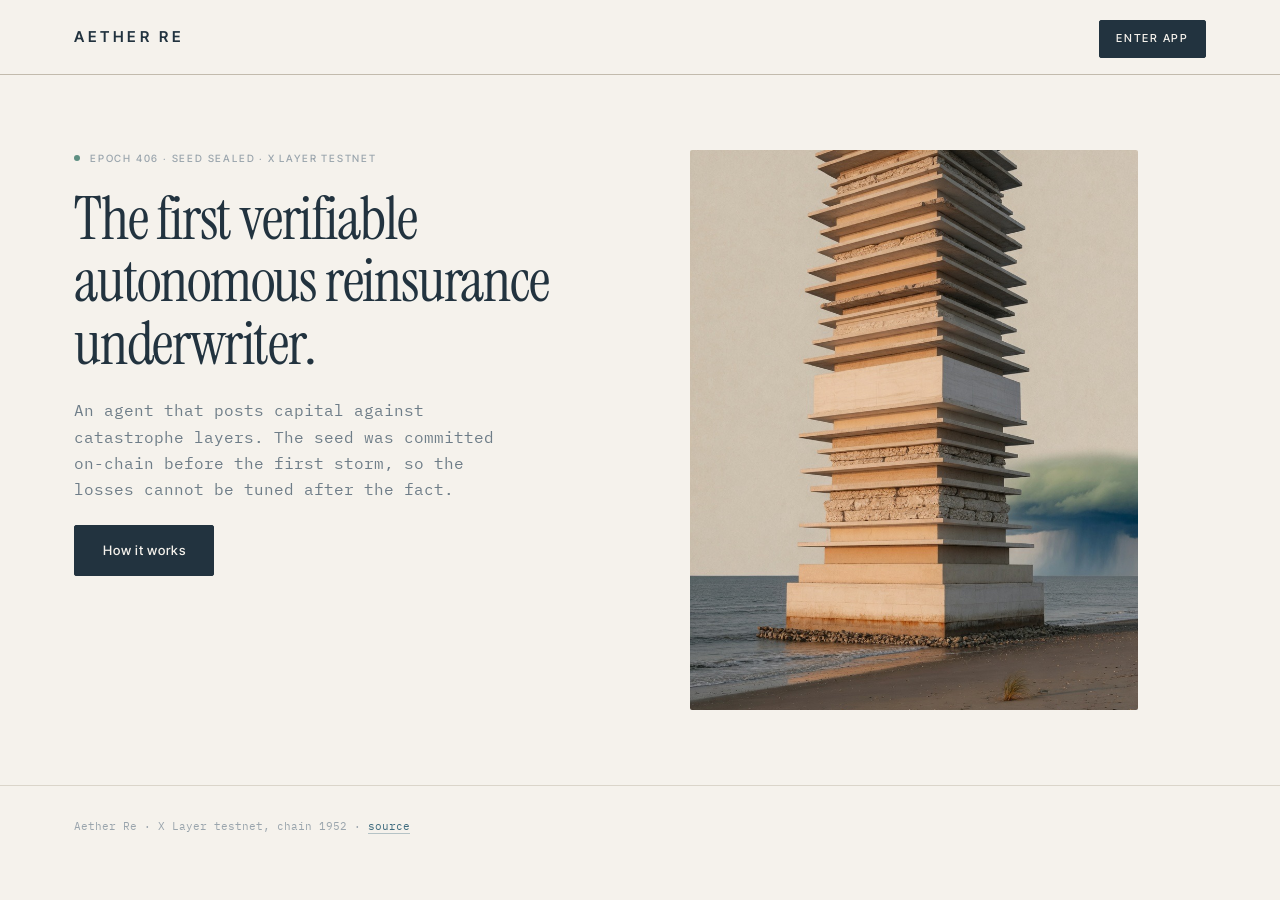
<file: dashboard/index.html>
<!DOCTYPE html>
<html lang="en">
<head>
<meta charset="utf-8">
<meta name="viewport" content="width=device-width, initial-scale=1">
<title>Aether Re</title>
<link rel="preconnect" href="https://fonts.googleapis.com">
<link rel="preconnect" href="https://fonts.gstatic.com" crossorigin>
<link href="https://fonts.googleapis.com/css2?family=Instrument+Serif:ital@0;1&family=Inter+Tight:wght@400;500;600&family=IBM+Plex+Mono:wght@300;400;500&display=swap" rel="stylesheet">
<link rel="stylesheet" href="app.css">
<style>
body{min-height:100vh;min-height:100dvh;display:flex;flex-direction:column}
main{flex:1;display:flex;flex-direction:column}
.hero{flex:1;display:flex;align-items:center;padding:40px 0}
.stage{display:grid;grid-template-columns:minmax(0,1fr) minmax(0,0.92fr);gap:56px;align-items:start;width:100%}
.copy{min-width:0;display:flex;flex-direction:column;gap:22px}
.kicker{display:flex;align-items:center;gap:10px;margin:0;
  font-family:var(--sans);font-size:10px;font-weight:500;
  letter-spacing:.18em;text-transform:uppercase;color:var(--dim)}
.pulse{width:6px;height:6px;border-radius:50%;background:var(--safe);flex:0 0 auto;
  box-shadow:0 0 0 0 rgba(94,143,130,.5);animation:pulse 2.4s infinite}
@keyframes pulse{70%{box-shadow:0 0 0 7px rgba(94,143,130,0)}
  100%{box-shadow:0 0 0 0 rgba(94,143,130,0)}}
.hero h2{font-family:var(--display);font-weight:400;font-size:60px;line-height:1.04;
  letter-spacing:-.02em;margin:0}
.hero .lead{font-size:16px;line-height:1.65;color:var(--muted);max-width:42ch;margin:0}
.hero .cta{font-size:13px;padding:14px 28px;align-self:start}
.plate{margin:0;overflow:hidden;border-radius:2px;aspect-ratio:4/5;max-height:560px;
  background:var(--surface-2);min-width:0}
.plate img{width:100%;height:100%;object-fit:cover;display:block;
  transform-origin:62% 38%;animation:drift 22s ease-in-out infinite alternate}
@keyframes drift{to{transform:scale(1.07)}}
footer{margin-top:auto}

/* tablet */
@media(max-width:1100px){
  .hero{padding:32px 0}
  .stage{gap:32px}
  .copy{gap:20px}
  .hero h2{font-size:48px}
  .hero .lead{font-size:15px;max-width:38ch}
  .plate{max-height:420px}
  .masthead .wrap{
    display:flex;flex-wrap:nowrap;align-items:center;justify-content:space-between;
    gap:12px;padding:16px 24px}
  .wordmark{white-space:nowrap}
  .enter{margin:0;flex:0 0 auto}
}

/* phone — no plate. Content pins to the top of the hero; the footer still
   pins to the bottom of the viewport via main's flex:1 (short content will
   naturally leave air between the two, which is expected). */
@media(max-width:720px){
  .hero{padding:28px 0;align-items:flex-start}
  .stage{grid-template-columns:1fr}
  .copy{gap:32px}
  .kicker{flex-wrap:wrap;row-gap:4px}
  .hero h2{font-size:54px;max-width:none;line-height:1.06}
  .hero .lead{font-size:16px;line-height:1.7;max-width:none}
  .hero .cta{margin-top:4px}
  .plate{display:none}
  .masthead .wrap{padding:16px 20px}
}
@media(prefers-reduced-motion:reduce){.plate img,.pulse{animation:none}}
</style>
</head>
<body>

<header class="masthead"><div class="wrap">
  <h1 class="wordmark">Aether Re</h1>
  <div class="enter">
    <a class="enter-btn" href="deposit.html">Enter app</a>
  </div>
</div></header>

<main>
<section class="hero"><div class="wrap stage">
  <div class="copy">
    <p class="kicker"><span class="pulse" aria-hidden="true"></span>
      <span id="kicker">Epoch 128 · seed sealed · X Layer testnet</span></p>
    <h2>The first verifiable<br>autonomous reinsurance<br>underwriter.</h2>
    <p class="lead">An agent that posts capital against catastrophe layers.
      The seed was committed on-chain before the first storm, so the losses
      cannot be tuned after the fact.</p>
    <a class="cta" href="book.html">How it works</a>
  </div>
  <figure class="plate">
    <img src="hero.jpg" alt="A stone risk tower on a shoreline, a storm sitting on the horizon.">
  </figure>
</div></section>
</main>

<footer><div class="wrap">
  Aether Re · X Layer testnet, chain 1952 ·
  <a href="https://github.com/aether-re/protocol" target="_blank" rel="noopener">source</a>
</div></footer>

<script>
fetch("data.json?"+Date.now())
  .then(r=>r.ok?r.json():null)
  .then(d=>{
    if(!d||!d.vault) return;
    const sealed = d.verification && d.verification.revealed===false;
    document.getElementById("kicker").textContent =
      "Epoch "+d.vault.epoch+" · seed "+(sealed?"sealed":"revealed")+" · X Layer testnet";
  })
  .catch(()=>{});
</script>
</body>
</html>
</file>
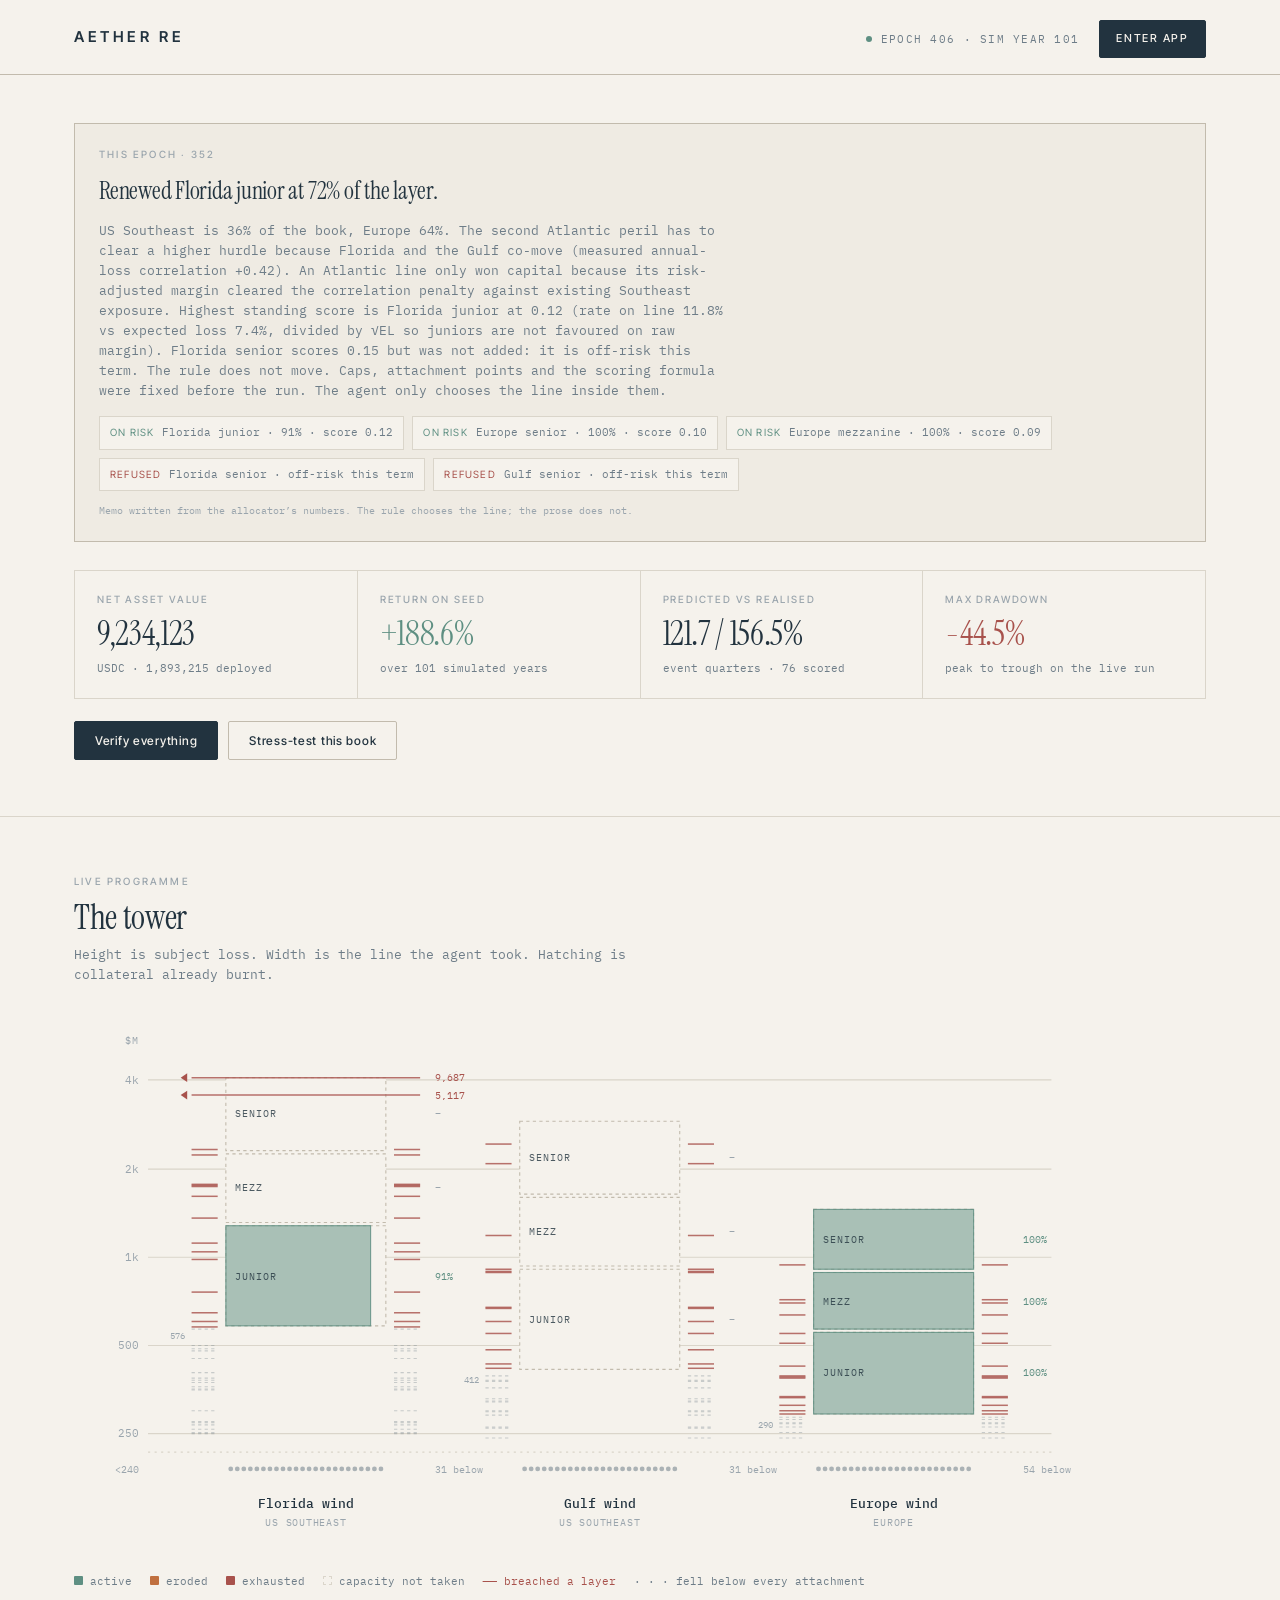
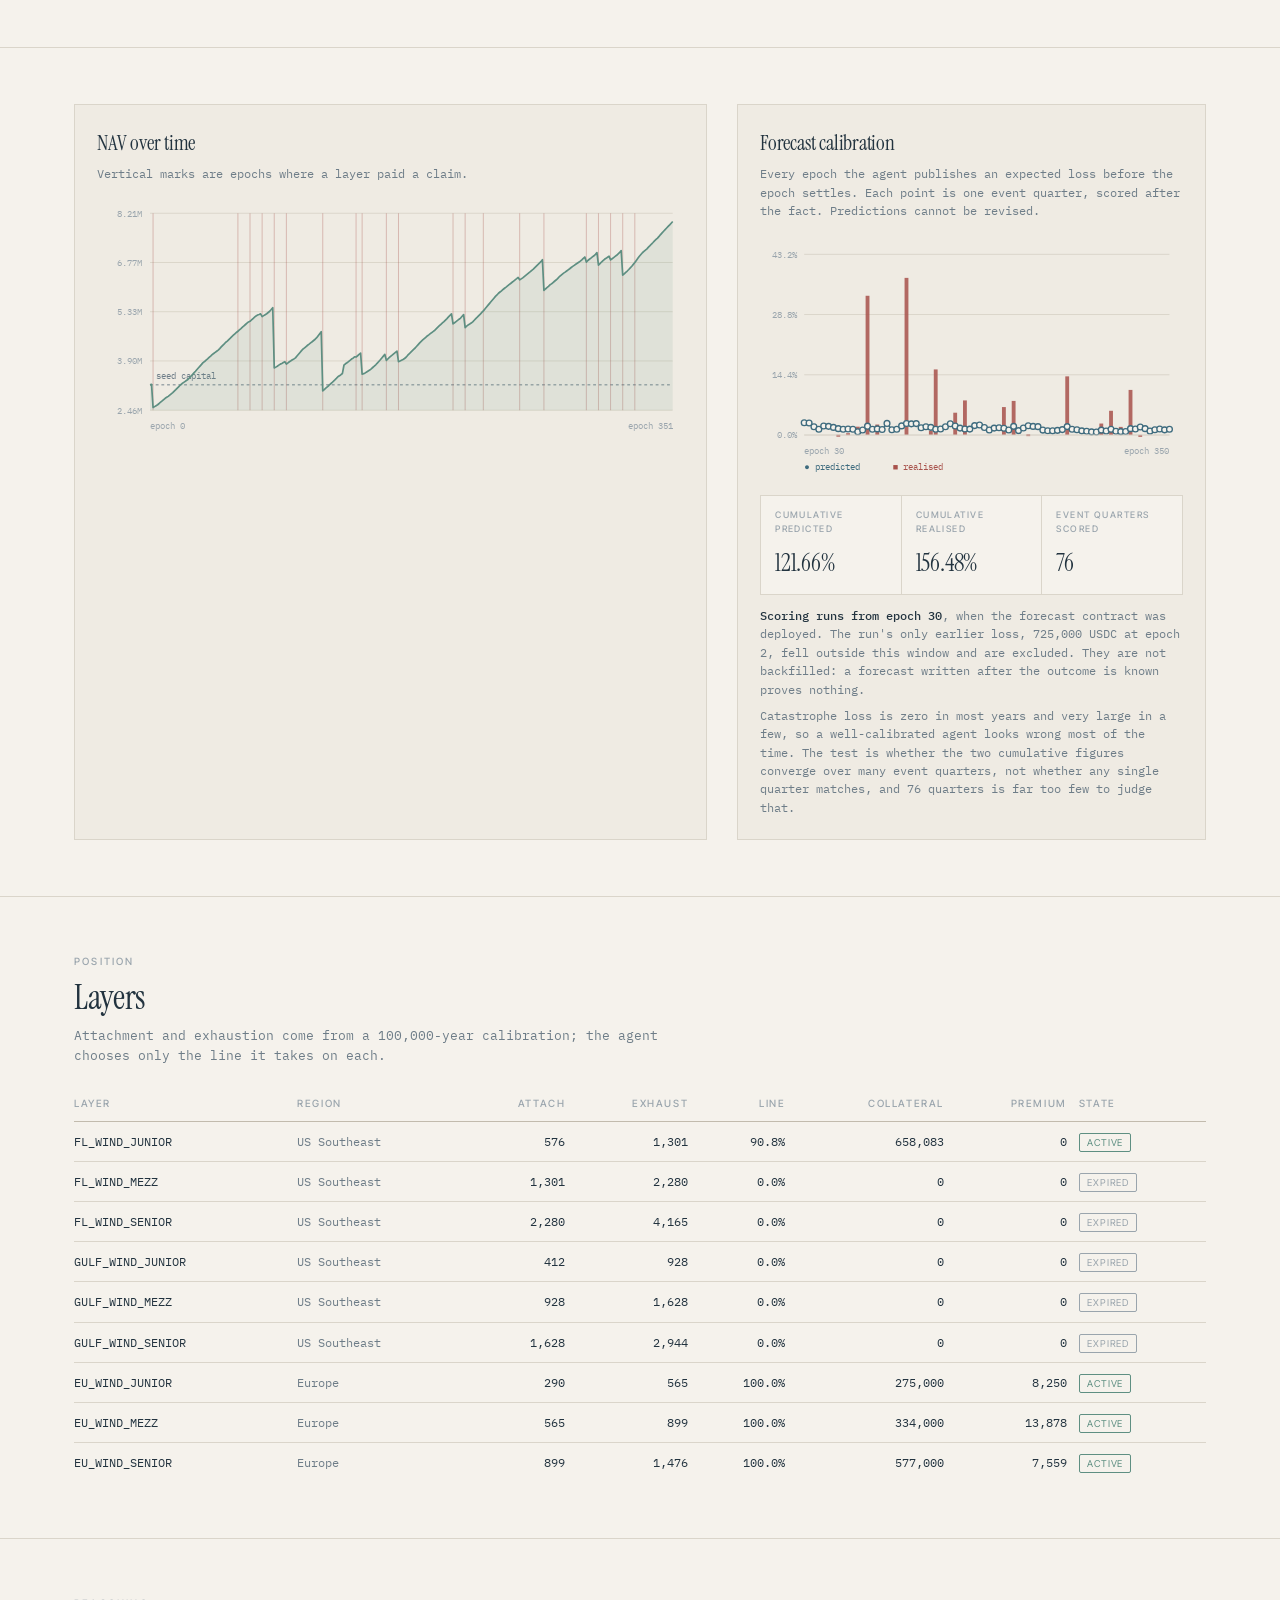
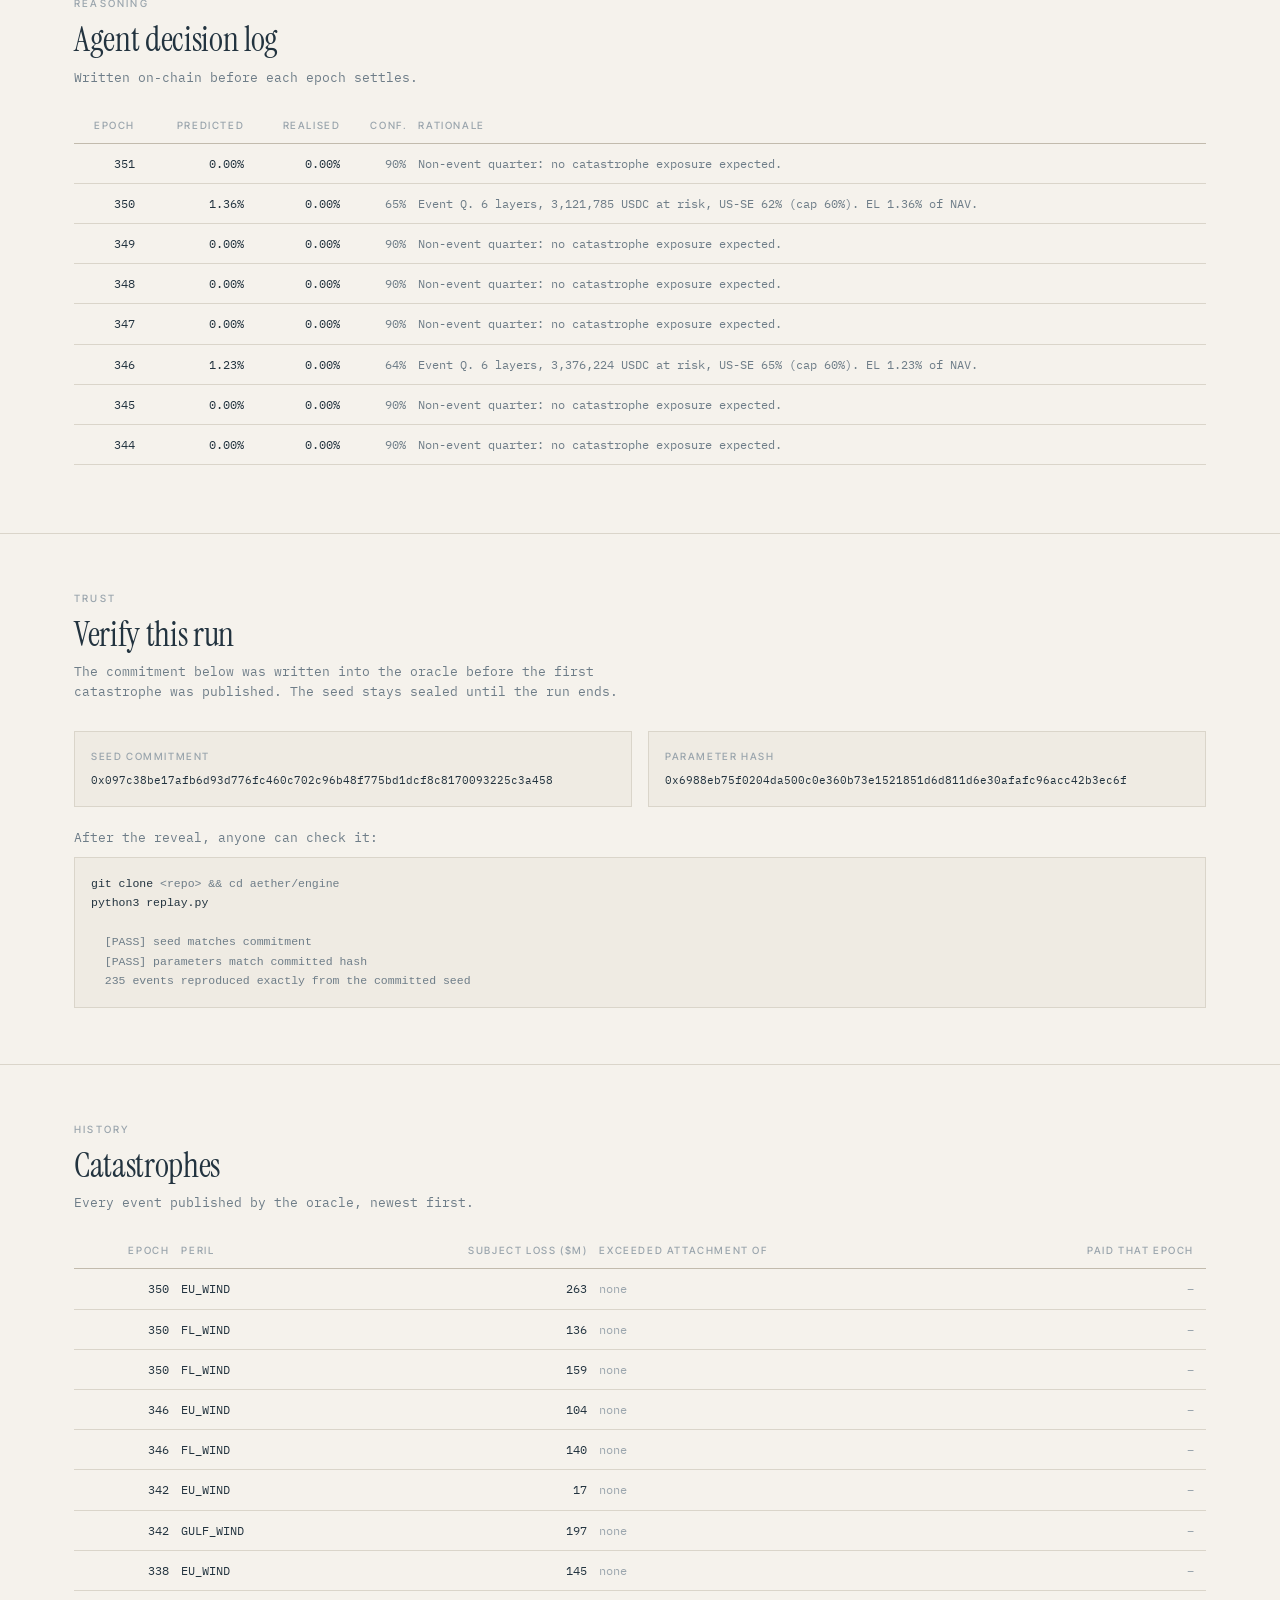
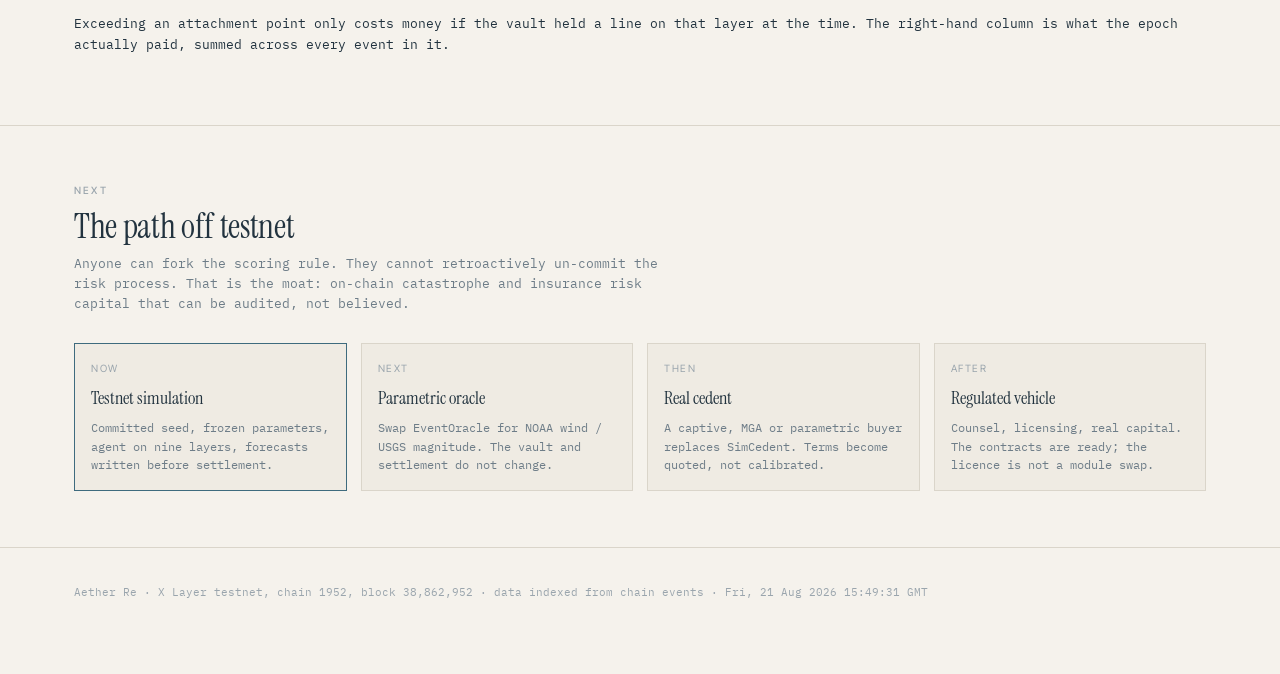
<file: dashboard/book.html>
<!DOCTYPE html>
<html lang="en">
<head>
<meta charset="utf-8">
<meta name="viewport" content="width=device-width, initial-scale=1">
<title>Aether Re: how it works</title>
<link rel="preconnect" href="https://fonts.googleapis.com">
<link rel="preconnect" href="https://fonts.gstatic.com" crossorigin>
<link href="https://fonts.googleapis.com/css2?family=Instrument+Serif:ital@0;1&family=Inter+Tight:wght@400;500;600&family=IBM+Plex+Mono:wght@300;400;500&display=swap" rel="stylesheet">
<style>
:root{
  /* drawn from the mark: warm paper, navy ink, sage */
  --ground:#F5F2EC;
  --surface:#EFEBE3;
  --surface-2:#E7E2D8;
  --rule:#DAD5CA;
  --rule-strong:#C2BBAD;
  --text:#22333F;
  --muted:#6E7D88;
  --dim:#9AA5AD;

  --safe:#5E8F82;      /* sage, from the mark */
  --attached:#B8893C;
  --eroding:#C0703F;
  --exhausted:#A8524C;
  --agent:#3E6B7E;

  --mono:"IBM Plex Mono",ui-monospace,SFMono-Regular,Menlo,monospace;
  --display:"Instrument Serif",Georgia,serif;
  --sans:"Inter Tight","Helvetica Neue",Arial,sans-serif;
}
*{box-sizing:border-box}
html{-webkit-text-size-adjust:100%}
html,body{width:100%;max-width:100%;overflow-x:hidden}
body{
  margin:0;background:var(--ground);color:var(--text);
  font-family:var(--mono);font-size:13px;font-weight:400;line-height:1.6;
  -webkit-font-smoothing:antialiased;
}
a{color:var(--agent);text-decoration:none;border-bottom:1px solid rgba(62,107,126,.35)}
a:hover,a:focus-visible{border-bottom-color:var(--agent)}
:focus-visible{outline:2px solid var(--agent);outline-offset:2px}

.wrap{width:100%;max-width:1180px;margin:0 auto;padding:0 24px;
  box-sizing:border-box}

/* ---- masthead ---- */
.masthead{border-bottom:1px solid var(--rule-strong);background:var(--ground);
  position:sticky;top:0;z-index:20}
.masthead .wrap{display:flex;align-items:baseline;gap:20px;
  flex-wrap:wrap;padding-top:20px;padding-bottom:16px}
.wordmark{font-family:var(--sans);font-weight:600;font-size:15px;
  letter-spacing:.24em;text-transform:uppercase;margin:0}
a.wordmark{color:var(--text);border:none}
.wordmark span{color:var(--muted);font-weight:400;letter-spacing:.14em}
.chain{color:var(--dim);font-size:10.5px;letter-spacing:.12em;text-transform:uppercase}
.epoch-badge{margin-left:auto;display:flex;align-items:center;gap:9px;
  font-size:10.5px;letter-spacing:.12em;text-transform:uppercase;color:var(--muted)}
.pulse{width:6px;height:6px;border-radius:50%;background:var(--safe);
  box-shadow:0 0 0 0 rgba(94,143,130,.5);animation:pulse 2.4s infinite}
@keyframes pulse{70%{box-shadow:0 0 0 7px rgba(94,143,130,0)}
  100%{box-shadow:0 0 0 0 rgba(94,143,130,0)}}

/* ---- simulation disclosure ---- */
.disclosure{background:var(--surface);border-bottom:1px solid var(--rule);
  font-size:11.5px;color:var(--muted)}
.disclosure .wrap{padding:11px 24px}
.lede,.disclosure .wrap{overflow-wrap:break-word;word-wrap:break-word}
.disclosure strong{color:var(--text);font-weight:500}

/* ---- sections ---- */
section{padding:56px 0;border-bottom:1px solid var(--rule)}
.eyebrow{font-size:10px;letter-spacing:.22em;text-transform:uppercase;
  color:var(--dim);margin:0 0 10px;font-family:var(--sans);font-weight:500}
h2{font-family:var(--display);font-weight:400;font-size:34px;
  letter-spacing:-.01em;margin:0 0 8px;line-height:1.1}
.lede{color:var(--muted);margin:0 0 30px;max-width:74ch;font-size:12.5px}
.lede b{color:var(--text);font-weight:500}
.enter{margin-left:0;position:relative}
.enter-btn{display:inline-block;font-family:var(--sans);font-size:11px;font-weight:500;letter-spacing:.16em;
  text-transform:uppercase;background:var(--text);color:var(--ground);
  border:1px solid var(--text);padding:9px 16px;border-radius:2px;cursor:pointer}
.enter-btn:hover{background:#2C4150;border-color:#2C4150}
.sec-head{display:flex;align-items:flex-end;justify-content:space-between;gap:20px;flex-wrap:wrap}
.tower-sec{display:flex;flex-direction:column}
.cta{font-family:var(--sans);font-size:12px;font-weight:500;letter-spacing:.06em;
  padding:11px 20px;border:1px solid var(--text);background:var(--text);color:var(--ground);
  border-radius:2px;white-space:nowrap;margin-bottom:6px}
.cta:hover{background:#2C4150;border-color:#2C4150;color:var(--ground)}
button.act,button.ghost{font-family:var(--sans);font-size:12px;font-weight:500;letter-spacing:.06em;
  padding:11px 20px;border:1px solid var(--text);background:var(--text);color:var(--ground);
  border-radius:2px;cursor:pointer}
button.ghost{background:none;color:var(--text);border-color:var(--rule-strong)}
button.ghost:hover{background:var(--surface-2);border-color:var(--text)}
button.act:hover{background:#2C4150;border-color:#2C4150;color:var(--ground)}
.actions{display:flex;flex-wrap:wrap;gap:10px;margin:22px 0 0}

/* ---- hero / this epoch ---- */
.hero{padding-top:48px}
.hero h2{font-size:40px;max-width:22ch}
.tagline{color:var(--muted);margin:0 0 28px;max-width:68ch;font-size:13px}
.decision{border:1px solid var(--rule-strong);background:var(--surface);padding:22px 24px;margin:0 0 28px}
.decision h3{font-family:var(--display);font-size:24px;font-weight:400;margin:0 0 10px;letter-spacing:-.01em}
.decision .memo{color:var(--muted);margin:0 0 16px;max-width:78ch;font-size:12.5px}
.decision .memo b{color:var(--text);font-weight:500}
.whys{display:flex;flex-wrap:wrap;gap:8px}
.why{border:1px solid var(--rule);background:var(--ground);padding:7px 10px;font-size:11px;color:var(--muted)}
.why em{font-style:normal;color:var(--text);font-family:var(--sans);font-size:10px;
  letter-spacing:.12em;text-transform:uppercase;margin-right:8px}
.why.took em{color:var(--safe)} .why.refused em{color:var(--exhausted)}
.source{font-size:10px;color:var(--dim);margin:12px 0 0}

/* ---- verify / stress panels ---- */
.panel-run{border:1px solid var(--rule);background:var(--surface);padding:20px 22px;margin-top:16px}
.panel-run h3{font-family:var(--display);font-size:22px;font-weight:400;margin:0 0 6px}
.check{display:flex;gap:12px;align-items:flex-start;padding:10px 0;border-bottom:1px solid var(--rule)}
.check:last-child{border-bottom:none}
.mark{flex:0 0 52px;font-size:10px;letter-spacing:.14em;text-transform:uppercase;
  font-family:var(--sans);font-weight:500;padding-top:2px}
.mark.pass{color:var(--safe)} .mark.fail{color:var(--exhausted)} .mark.sealed{color:var(--attached)}
.check p{margin:0;color:var(--text)}
.check .detail{color:var(--muted);font-size:11px;margin-top:4px;word-break:break-word}
.stress-grid{display:grid;gap:1px;background:var(--rule);border:1px solid var(--rule);
  grid-template-columns:repeat(4,1fr);margin:16px 0}
.stress-grid div{background:var(--ground);padding:12px 14px}
.stress-grid span{display:block;font-size:9px;letter-spacing:.16em;text-transform:uppercase;
  color:var(--dim);margin-bottom:6px;font-family:var(--sans);font-weight:500}
.stress-grid b{font-family:var(--display);font-size:22px;font-weight:400}
.roadmap{display:grid;gap:14px;grid-template-columns:repeat(2,1fr)}
@media(min-width:900px){.roadmap{grid-template-columns:repeat(4,1fr)}}
.step-card{border:1px solid var(--rule);background:var(--surface);padding:16px}
.step-card .num{font-family:var(--sans);font-size:10px;letter-spacing:.16em;text-transform:uppercase;
  color:var(--dim);display:block;margin-bottom:8px}
.step-card h3{font-family:var(--display);font-size:18px;font-weight:400;margin:0 0 6px}
.step-card p{margin:0;color:var(--muted);font-size:11.5px}
.step-card.now{border-color:var(--agent)}

/* ---- tower ---- */
.tower-wrap{width:100%;max-width:100%;min-width:0;padding-bottom:8px}
.tower{display:block;width:100%;max-width:100%;height:auto}
.legend{display:flex;flex-wrap:wrap;gap:18px;margin-top:22px;
  font-size:11px;color:var(--muted)}
.legend i{display:inline-block;width:9px;height:9px;margin-right:7px;
  vertical-align:baseline;border-radius:1px}

/* ---- stats ---- */
.stats{display:grid;gap:1px;background:var(--rule);
  grid-template-columns:repeat(4,1fr);
  border:1px solid var(--rule)}
.stat{background:var(--ground);padding:20px 22px}
.stat dt{font-size:10px;letter-spacing:.18em;text-transform:uppercase;
  color:var(--dim);margin:0 0 10px;font-family:var(--sans);font-weight:500}
.stat dd{margin:0;font-family:var(--display);font-weight:400;
  font-size:34px;letter-spacing:-.01em;line-height:1}
.stat .sub{font-family:var(--mono);font-size:11px;font-weight:400;
  color:var(--muted);letter-spacing:0;margin-top:9px}
.pos{color:var(--safe)} .neg{color:var(--exhausted)}

/* ---- charts ---- */
.grid-2{display:grid;gap:30px;grid-template-columns:1fr}
@media(min-width:900px){.grid-2{grid-template-columns:1.35fr 1fr}}
.panel{border:1px solid var(--rule);background:var(--surface);padding:22px}
.panel h3{font-family:var(--display);font-size:21px;font-weight:400;
  margin:0 0 5px;letter-spacing:-.01em}
.panel p.note{color:var(--muted);font-size:11.5px;margin:0 0 16px}
.panel p.note b{color:var(--text);font-weight:500}
svg.chart{display:block;width:100%;height:auto}

/* ---- tables ---- */
table{width:100%;border-collapse:collapse;font-size:12px}
th{text-align:left;font-weight:500;color:var(--dim);font-size:10px;
  letter-spacing:.16em;text-transform:uppercase;padding:0 12px 10px 0;
  border-bottom:1px solid var(--rule-strong);white-space:nowrap;
  font-family:var(--sans)}
td{padding:10px 12px 10px 0;border-bottom:1px solid var(--rule);
  vertical-align:top}
td.num,th.num{text-align:right;font-variant-numeric:tabular-nums}
tr:last-child td{border-bottom:none}
.tag{font-size:9.5px;letter-spacing:.1em;text-transform:uppercase;
  padding:3px 7px;border:1px solid currentColor;border-radius:2px;
  font-family:var(--sans)}
.t-active{color:var(--safe)} .t-exhausted{color:var(--exhausted)}
.t-expired{color:var(--dim)}
.scroll{max-height:360px;overflow-y:auto;overflow-x:auto;width:100%;max-width:100%;min-width:0}
.tablebox{overflow-x:auto;width:100%;max-width:100%;min-width:0;-webkit-overflow-scrolling:touch}
table{min-width:560px}

.cal-sum{display:grid;grid-template-columns:repeat(3,1fr);gap:1px;background:var(--rule);
  border:1px solid var(--rule);margin-top:18px}
.cal-sum div{background:var(--ground);padding:12px 14px}
.cal-sum span{display:block;font-size:9px;letter-spacing:.16em;text-transform:uppercase;
  color:var(--dim);margin-bottom:7px;font-family:var(--sans);font-weight:500}
.cal-sum b{font-family:var(--display);font-size:24px;font-weight:400;letter-spacing:-.01em}

/* ---- verification ---- */
.verify{display:grid;gap:16px;grid-template-columns:1fr}
@media(min-width:760px){.verify{grid-template-columns:1fr 1fr}}
.hashbox{border:1px solid var(--rule);padding:16px;background:var(--surface)}
.hashbox dt{font-size:10px;letter-spacing:.16em;text-transform:uppercase;
  color:var(--dim);margin-bottom:8px;font-family:var(--sans);font-weight:500}
.hashbox dd{margin:0;font-size:11px;word-break:break-all;color:var(--text)}
pre{background:var(--surface);border:1px solid var(--rule);padding:16px;
  overflow-x:auto;font-size:11.5px;margin:0;color:var(--muted);line-height:1.7}
pre b{color:var(--text);font-weight:500}

footer{padding:36px 0 72px;color:var(--dim);font-size:11px}
.err{color:var(--muted);padding:70px 0;font-size:13px}

/* Responsive overrides live last so they win the cascade against every
   base rule above, regardless of source order within this file. */

/* tablet */
@media(min-width:641px) and (max-width:1024px){
  .wrap{padding:0 20px}
  section{padding:40px 0}
  h2{font-size:29px}
  .hero h2{font-size:34px}
  .decision{padding:20px}
  .stats{grid-template-columns:repeat(2,1fr)}
  .stress-grid{grid-template-columns:repeat(2,1fr)}
  .stat{padding:16px 18px}
  .stat dd{font-size:29px}
}

@media(max-width:640px){
  html,body{max-width:100vw;overflow-x:hidden}
  .wrap{padding:0 16px;max-width:100vw}
  .masthead .wrap,.disclosure .wrap{padding-left:20px;padding-right:20px}
  section{padding:34px 0}
  h2{font-size:26px}
  .stat dd{font-size:26px}
  .stats{grid-template-columns:1fr 1fr}
  .stress-grid{grid-template-columns:1fr 1fr}
  .epoch-badge{display:none}
  .tower-sec .sec-head{display:contents}
  .tower-title{order:1}
  .tower-sec .lede{order:2}
  .tower-wrap{order:3}
  .legend{order:4}
  .tower-sec .cta{order:5;width:100%;text-align:center;margin:22px 0 0}
  .masthead .wrap{
    display:flex;flex-wrap:nowrap;align-items:center;justify-content:space-between;
    gap:12px;padding:16px 20px}
  .wordmark{white-space:nowrap;flex:0 0 auto}
  .enter{margin:0;flex:0 0 auto}
  .cal-sum{grid-template-columns:1fr}
  table{font-size:11.5px}
  th,td{padding-right:8px}
  .panel{padding:16px}
  .hero h2{font-size:28px}
  .decision{padding:18px 16px}
  .actions{flex-direction:column}
  .actions button{width:100%}
}

@media(prefers-reduced-motion:reduce){
  *{animation:none!important;transition:none!important}
}
</style>
</head>
<body>

<header class="masthead">
  <div class="wrap">
    <a class="wordmark" href="./" style="border:none">Aether Re</a>
    <span class="epoch-badge"><span class="pulse"></span><span id="epochBadge">–</span></span>
    <div class="enter">
      <a class="enter-btn" href="deposit.html">Enter app</a>
    </div>
  </div>
</header>

<main id="app">
  <div class="wrap err" id="boot">Loading chain data…</div>
</main>

<footer><div class="wrap">
  Aether Re · <span id="chainFoot">X Layer testnet</span> · data indexed from chain events
  · <span id="stamp"></span>
</div></footer>

<script>
const $ = (s,r=document)=>r.querySelector(s);
const fmt = (n,d=0)=>n.toLocaleString("en-US",{minimumFractionDigits:d,maximumFractionDigits:d});
const pct = (n,d=1)=>(n*100).toFixed(d)+"%";
const esc = s=>String(s).replace(/[&<>"]/g,c=>({"&":"&amp;","<":"&lt;",">":"&gt;",'"':"&quot;"}[c]));
const short = h=>h.slice(0,10)+"…"+h.slice(-8);

const PERILS=[{id:0,name:"FL_WIND",label:"Florida wind",region:"US Southeast"},
              {id:1,name:"GULF_WIND",label:"Gulf wind",region:"US Southeast"},
              {id:2,name:"EU_WIND",label:"Europe wind",region:"Europe"}];

function stateColor(l){
  if(l.state==="exhausted") return "var(--exhausted)";
  if(l.state==="expired")   return "var(--dim)";
  return l.erosion>0.02 ? "var(--eroding)" : "var(--safe)";
}

/* ---------- signature: the tower ---------- */
/*
   One coordinate system. Every x is derived from the column origin and every
   y from the loss scale; nothing is placed by eye. Strokes land on half-pixel
   centres so 1px rules render crisp rather than as 2px grey smears, and rects
   land on whole pixels so their edges stay hard.

   Markers are NOT snapped to tower boundaries. A catastrophe sits at its
   actual subject loss; moving it onto the nearest attachment point would
   misstate the data. What is uniform is every marker's length, weight and
   distance from the bar.
*/
const G = {
  W:1040, H:486,
  padL:78, padR:152, padT:44, padB:96,
  barW:148,          // identical for all three columns
  stubLen:24,        // every marker stub, same length
  stubGap:7,         // bar edge to stub, same on both sides
  trancheGap:2,      // separation between contiguous tranches
  lo:240, hi:4600,   // loss axis
};
const gx = v => Math.round(v);            // rect edges
const gs = v => Math.round(v) + 0.5;      // stroke centres

function tower(d){
  const {W,H,padL,padR,padT,padB,barW,stubLen,stubGap,trancheGap,lo,hi} = G;
  const plotH = H - padT - padB;
  const colW  = (W - padL - padR) / PERILS.length;
  const y  = v => padT + (Math.log(hi)-Math.log(v))/(Math.log(hi)-Math.log(lo))*plotH;
  const clampY = v => Math.max(padT+14, Math.min(padT+plotH, y(v)));
  const gutterY = gx(H - padB + 28);

  // shared x offsets, identical in every column
  const OX = {
    bar:      0,
    barEnd:   barW,
    stubL0:  -stubGap - stubLen,
    stubL1:  -stubGap,
    stubR0:   barW + stubGap,
    stubR1:   barW + stubGap + stubLen,
    label:    barW + stubGap + stubLen + 14,
    attachX: -stubGap - stubLen - 6,
  };

  let s = `<svg class="tower" viewBox="0 0 ${W} ${H}" width="100%" preserveAspectRatio="xMidYMid meet" role="img" aria-label="Reinsurance tower: nine layers by attachment and exhaustion, with catastrophe events">`;
  s += `<defs><pattern id="eroded" width="6" height="6" patternTransform="rotate(45)" patternUnits="userSpaceOnUse">
      <rect width="6" height="6" fill="var(--exhausted)" fill-opacity="0.12"/>
      <line x1="0" y1="0" x2="0" y2="6" stroke="var(--exhausted)" stroke-opacity="0.45" stroke-width="2"/>
    </pattern></defs>`;

  // ---- loss grid, spanning the full plot ----
  const gridL = gx(padL - 10), gridR = gx(W - padR + 10);
  [250,500,1000,2000,4000].forEach(v=>{
    const yy = gs(y(v));
    s += `<line x1="${gridL}" y1="${yy}" x2="${gridR}" y2="${yy}" stroke="var(--rule)" stroke-width="1"/>`;
    s += `<text x="${gridL-8}" y="${yy+3.5}" text-anchor="end" font-size="10" fill="var(--dim)">${v>=1000?(v/1000)+"k":v}</text>`;
  });
  s += `<text x="${gridL-8}" y="${gx(padT)-16}" text-anchor="end" font-size="9" fill="var(--dim)" letter-spacing="1">$M</text>`;
  s += `<line x1="${gridL}" y1="${gs(gutterY-16)}" x2="${gridR}" y2="${gs(gutterY-16)}" stroke="var(--rule)" stroke-dasharray="2 4"/>`;
  s += `<text x="${gridL-8}" y="${gutterY+4}" text-anchor="end" font-size="9" fill="var(--dim)">&lt;${lo}</text>`;

  PERILS.forEach((p,i)=>{
    const x0 = gx(padL + colW*i + (colW-barW)/2);
    const X  = k => x0 + OX[k];
    const layers = d.layers.filter(l=>l.peril===p.id).sort((a,b)=>a.tranche-b.tranche);
    const cats   = d.catastrophes.filter(c=>c.peril===p.id);

    // ---- markers: collapse events landing on the same pixel row ----
    let below = 0;
    const offscale = [], rows = new Map();
    cats.forEach(c=>{
      const breached = layers.some(l=>c.subjectLoss > l.attachment);
      if(!breached && c.subjectLoss < lo){ below++; return; }
      if(c.subjectLoss > hi){ offscale.push(c); return; }
      const key = gx(clampY(c.subjectLoss));
      const row = rows.get(key) || {breached:false, items:[]};
      row.breached = row.breached || breached;
      row.items.push(c);
      rows.set(key, row);
    });

    [...rows.entries()].forEach(([yy,row])=>{
      const col = row.breached ? "var(--exhausted)" : "var(--muted)";
      const w   = row.breached ? 1.4 : 1;
      const o   = row.breached ? 0.8 : 0.34;
      const dash= row.breached ? "" : ' stroke-dasharray="3 3"';
      const tip = row.items.map(c=>`epoch ${c.epoch}: ${fmt(c.subjectLoss)}M`).join(" · ");
      s += `<g stroke="${col}" stroke-width="${w}" stroke-opacity="${o}"${dash}>
              <line x1="${X('stubL0')}" y1="${gs(yy)}" x2="${X('stubL1')}" y2="${gs(yy)}"/>
              <line x1="${X('stubR0')}" y1="${gs(yy)}" x2="${X('stubR1')}" y2="${gs(yy)}"/>
              <title>${tip}</title></g>`;
    });

    // ---- layers ----
    layers.forEach(l=>{
      const yTop = gx(y(l.exhaustion)) + trancheGap;
      const yBot = gx(y(l.attachment));
      const h = Math.max(3, yBot - yTop);
      const col = stateColor(l);
      const taken = Math.max(0, Math.min(1, (l.linePercent||0)/100));

      s += `<rect x="${gs(x0)}" y="${gs(yTop)}" width="${barW-1}" height="${h-1}"
              fill="var(--ground)" stroke="var(--rule-strong)" stroke-width="1" stroke-dasharray="3 3"/>`;
      if(taken > 0.001){
        const tw = gx(barW * taken);
        s += `<rect x="${gs(x0)}" y="${gs(yTop)}" width="${tw-1}" height="${h-1}"
                fill="${col}" fill-opacity="${l.state==='exhausted'?0.18:0.5}"
                stroke="${col}" stroke-opacity="0.85" stroke-width="1"/>`;
        if(l.erosion > 0.01){
          const eh = gx(h * Math.min(1,l.erosion));
          s += `<rect x="${gx(x0)}" y="${gx(yBot-eh)}" width="${tw}" height="${eh}" fill="url(#eroded)"/>`;
        }
      }
      s += `<title>${l.name} · attach ${fmt(l.attachment)} exhaust ${fmt(l.exhaustion)} · line ${l.linePercent.toFixed(1)}% · ${l.state}${l.erosion>0.01?' · '+pct(l.erosion,0)+' eroded':''}</title>`;
    });

    // ---- labels, on the same two x columns in every group ----
    layers.forEach(l=>{
      const yTop = gx(y(l.exhaustion)) + trancheGap;
      const yBot = gx(y(l.attachment));
      const h = yBot - yTop;
      if(h <= 18) return;
      const col = stateColor(l);
      const taken = Math.max(0, Math.min(1, (l.linePercent||0)/100));
      const ty = gx(yTop + h/2) + 3;
      s += `<text x="${x0+9}" y="${ty}" font-size="9.5" letter-spacing="0.9"
              fill="var(--text)" fill-opacity="0.8">${l.trancheName.toUpperCase()}</text>`;
      s += `<text x="${X('label')}" y="${ty}" font-size="9.5"
              fill="${taken>0.001?col:'var(--dim)'}">${taken>0.001?l.linePercent.toFixed(0)+'%':'–'}</text>`;
    });

    if(layers.length){
      s += `<text x="${X('attachX')}" y="${gx(y(layers[0].attachment))+12}" text-anchor="end"
              font-size="8.5" fill="var(--dim)">${fmt(layers[0].attachment)}</text>`;
    }

    // ---- off-scale events, one row each, evenly pitched ----
    offscale.sort((a,b)=>b.subjectLoss-a.subjectLoss).forEach((c,k)=>{
      const yy = gs(padT + 14 + k*16);
      s += `<line x1="${X('stubL0')}" y1="${yy}" x2="${X('stubR1')}" y2="${yy}"
              stroke="var(--exhausted)" stroke-width="1.4" stroke-opacity="0.8"/>`;
      s += `<path d="M${X('stubL0')-4},${yy+4} L${X('stubL0')-10},${yy} L${X('stubL0')-4},${yy-4} Z"
              fill="var(--exhausted)"/>`;
      s += `<text x="${X('label')}" y="${yy+3.5}" font-size="9.5" fill="var(--exhausted)"
              >${fmt(c.subjectLoss)}<title>epoch ${c.epoch}, above axis</title></text>`;
    });

    // ---- gutter ----
    if(below){
      const dots = Math.min(below, 24);
      const pitch = (barW-10)/Math.max(1,dots-1);
      for(let k=0;k<dots;k++){
        s += `<circle cx="${gx(x0+5+k*pitch)}" cy="${gutterY}" r="2.2" fill="var(--muted)" fill-opacity="0.55"/>`;
      }
      s += `<text x="${X('label')}" y="${gutterY+3.5}" font-size="9" fill="var(--dim)">${below} below</text>`;
    }

    const cx = gx(x0 + barW/2);
    s += `<text x="${cx}" y="${H-32}" text-anchor="middle" font-size="11.5" fill="var(--text)" font-weight="500">${p.label}</text>`;
    s += `<text x="${cx}" y="${H-16}" text-anchor="middle" font-size="9" fill="var(--dim)" letter-spacing="0.7">${p.region.toUpperCase()}</text>`;
  });

  return s + "</svg>";
}

/* ---------- NAV ---------- */
function navChart(d){
  const W=620,H=250,padL=56,padR=12,padT=14,padB=28;
  const e=d.epochs; if(!e.length) return "<p class='note'>No epochs settled yet.</p>";
  const navs=e.map(p=>p.nav), lo=Math.min(...navs,d.vault.seedCapital)*0.97,
        hi=Math.max(...navs,d.vault.seedCapital)*1.03;
  const X=i=>padL+i/Math.max(1,e.length-1)*(W-padL-padR);
  const Y=v=>padT+(hi-v)/(hi-lo)*(H-padT-padB);

  let s=`<svg class="chart" viewBox="0 0 ${W} ${H}" role="img" aria-label="Net asset value by epoch">`;
  for(let k=0;k<=4;k++){
    const v=lo+(hi-lo)*k/4;
    s+=`<line x1="${padL}" y1="${Y(v)}" x2="${W-padR}" y2="${Y(v)}" stroke="var(--rule)" stroke-width="1"/>`;
    s+=`<text x="${padL-8}" y="${Y(v)+3.5}" text-anchor="end" font-size="9.5" fill="var(--dim)">${(v/1e6).toFixed(2)}M</text>`;
  }
  // seed capital reference
  s+=`<line x1="${padL}" y1="${Y(d.vault.seedCapital)}" x2="${W-padR}" y2="${Y(d.vault.seedCapital)}" stroke="var(--muted)" stroke-dasharray="3 3" stroke-width="1"/>`;
  s+=`<text x="${padL+6}" y="${Y(d.vault.seedCapital)-6}" font-size="9" fill="var(--muted)">seed capital</text>`;

  // loss epochs as vertical marks
  e.forEach((p,i)=>{ if(p.losses>0)
    s+=`<line x1="${X(i)}" y1="${padT}" x2="${X(i)}" y2="${H-padB}" stroke="var(--exhausted)" stroke-opacity="0.35" stroke-width="1"/>`;});

  const path=e.map((p,i)=>`${i?"L":"M"}${X(i).toFixed(1)},${Y(p.nav).toFixed(1)}`).join("");
  s+=`<path d="${path}L${X(e.length-1)},${H-padB}L${X(0)},${H-padB}Z" fill="var(--safe)" fill-opacity="0.11"/>`;
  s+=`<path d="${path}" fill="none" stroke="var(--safe)" stroke-width="1.8" stroke-linejoin="round"/>`;
  s+=`<text x="${padL}" y="${H-8}" font-size="9.5" fill="var(--dim)">epoch ${e[0].epoch}</text>`;
  s+=`<text x="${W-padR}" y="${H-8}" text-anchor="end" font-size="9.5" fill="var(--dim)">epoch ${e[e.length-1].epoch}</text>`;
  return s+"</svg>";
}

/* ---------- calibration ---------- */
function calibration(d){
  const ev=d.forecasts.filter(f=>f.resolved && f.epoch%4===2);
  if(!ev.length) return `<p class="note">No event quarters resolved yet. Forecasts for
    non-event quarters are structurally zero and carry no signal.</p>`;

  const W=440,H=250,padL=46,padR=14,padT=18,padB=44;
  const plotH=H-padT-padB, plotW=W-padL-padR;
  const mx=Math.max(120,...ev.map(f=>Math.max(f.predictedBps,f.realizedBps)))*1.15;
  const X=i=>padL+(ev.length===1?plotW/2:i/(ev.length-1)*plotW);
  const Y=v=>padT+plotH-(v/mx)*plotH;
  const bw=Math.max(4,Math.min(16,plotW/ev.length*0.5));

  const sumP=ev.reduce((a,f)=>a+f.predictedBps,0);
  const sumR=ev.reduce((a,f)=>a+f.realizedBps,0);

  let s=`<svg class="chart" viewBox="0 0 ${W} ${H}" role="img"
    aria-label="Predicted and realised loss for each event quarter">`;
  for(let k=0;k<=3;k++){
    const v=mx*k/3;
    s+=`<line x1="${padL}" y1="${Y(v)}" x2="${W-padR}" y2="${Y(v)}" stroke="var(--rule)"/>`;
    s+=`<text x="${padL-7}" y="${Y(v)+3.5}" text-anchor="end" font-size="9" fill="var(--dim)">${(v/100).toFixed(1)}%</text>`;
  }
  // realised, as bars
  ev.forEach((f,i)=>{
    const h=Math.max(f.realizedBps>0?2:0,(f.realizedBps/mx)*plotH);
    if(h>0) s+=`<rect x="${X(i)-bw/2}" y="${Y(f.realizedBps)}" width="${bw}" height="${h}"
      fill="var(--exhausted)" fill-opacity="0.85"><title>epoch ${f.epoch}: realised ${(f.realizedBps/100).toFixed(2)}%</title></rect>`;
  });
  // predicted, as a line with markers
  const path=ev.map((f,i)=>`${i?"L":"M"}${X(i).toFixed(1)},${Y(f.predictedBps).toFixed(1)}`).join("");
  s+=`<path d="${path}" fill="none" stroke="var(--agent)" stroke-width="1.6" stroke-linejoin="round"/>`;
  ev.forEach((f,i)=>{
    s+=`<circle cx="${X(i)}" cy="${Y(f.predictedBps)}" r="3" fill="var(--ground)"
      stroke="var(--agent)" stroke-width="1.4"><title>epoch ${f.epoch}: predicted ${(f.predictedBps/100).toFixed(2)}%</title></circle>`;
  });
  s+=`<line x1="${padL}" y1="${padT+plotH}" x2="${W-padR}" y2="${padT+plotH}" stroke="var(--rule)"/>`;
  s+=`<text x="${padL}" y="${H-24}" font-size="9" fill="var(--dim)">epoch ${ev[0].epoch}</text>`;
  s+=`<text x="${W-padR}" y="${H-24}" text-anchor="end" font-size="9" fill="var(--dim)">epoch ${ev[ev.length-1].epoch}</text>`;
  s+=`<text x="${padL}" y="${H-8}" font-size="9.5" fill="var(--agent)">&#9679; predicted</text>`;
  s+=`<text x="${padL+92}" y="${H-8}" font-size="9.5" fill="var(--exhausted)">&#9632; realised</text>`;
  s+="</svg>";

  // Losses that landed before AgentLog was deployed are outside the scored
  // window. They are disclosed rather than backfilled: writing a forecast
  // after seeing the outcome would destroy the point of publishing one first.
  const first=ev[0].epoch;
  const priorLoss=d.epochs.filter(e=>e.epoch<first && e.losses>0);
  const priorTotal=priorLoss.reduce((a,e)=>a+e.losses,0);

  s+=`<div class="cal-sum">
    <div><span>Cumulative predicted</span><b>${(sumP/100).toFixed(2)}%</b></div>
    <div><span>Cumulative realised</span><b>${(sumR/100).toFixed(2)}%</b></div>
    <div><span>Event quarters scored</span><b>${ev.length}</b></div>
  </div>
  <p class="note" style="margin:12px 0 0"><b>Scoring runs from epoch ${first}</b>, when the forecast
    contract was deployed.${priorLoss.length?` The run's ${priorLoss.length===1?"only":priorLoss.length}
    earlier loss${priorLoss.length===1?"":"es"}, ${fmt(priorTotal)} USDC at epoch
    ${priorLoss.map(e=>e.epoch).join(", ")}, fell outside this window and are excluded. They are not
    backfilled: a forecast written after the outcome is known proves nothing.`:""}</p>
  <p class="note" style="margin:8px 0 0">Catastrophe loss is zero in most years and very large in a few,
    so a well-calibrated agent looks wrong most of the time. The test is whether the two cumulative
    figures converge over many event quarters, not whether any single quarter matches, and
    ${ev.length} quarter${ev.length===1?"":"s"} is far too few to judge that.</p>`;
  return s;
}

const NICE={FL_WIND_JUNIOR:"Florida junior",FL_WIND_MEZZ:"Florida mezzanine",
  FL_WIND_SENIOR:"Florida senior",GULF_WIND_JUNIOR:"Gulf junior",
  GULF_WIND_MEZZ:"Gulf mezzanine",GULF_WIND_SENIOR:"Gulf senior",
  EU_WIND_JUNIOR:"Europe junior",EU_WIND_MEZZ:"Europe mezzanine",
  EU_WIND_SENIOR:"Europe senior"};
const nice=n=>NICE[n]||n;

function hero(d){
  const v=d.vault;
  const b=d.brief||{headline:"The agent is on risk.",body:"",taken:[],refused:[],actions:[],source:"rule",constraints:{}};
  const evQ=(d.forecasts||[]).filter(f=>f.resolved && f.epoch%4===2);
  const pred=v.predBps!=null?v.predBps:evQ.reduce((a,f)=>a+f.predictedBps,0);
  const real=v.realBps!=null?v.realBps:evQ.reduce((a,f)=>a+(f.realizedBps||0),0);
  const dd=v.maxDrawdown!=null?v.maxDrawdown:0;
  const took=b.taken.slice(0,3).map(t=>`<span class="why took"><em>On risk</em>${nice(t.name)} · ${t.linePercent.toFixed(0)}% · score ${t.score.toFixed(2)}</span>`).join("");
  const refused=b.refused.filter(t=>t.score>0).slice(0,2).map(t=>{
    const why=t.caps&&t.caps[0]?t.caps[0]:"off-risk this term";
    return `<span class="why refused"><em>Refused</em>${nice(t.name)} · ${why}</span>`;
  }).join("");
  const src=b.source==="rule"
    ? "Memo written from the allocator’s numbers. The rule chooses the line; the prose does not."
    : "Memo drafted by grok-4.5 from the allocator’s numbers. The rule still chooses the line.";
  return `
  <section class="hero"><div class="wrap">
    <div class="decision">
      <p class="eyebrow">This epoch · ${b.epoch!=null?b.epoch:v.epoch}</p>
      <h3>${esc(b.headline)}</h3>
      <p class="memo">${esc(b.body)}</p>
      <div class="whys">${took}${refused}</div>
      <p class="source">${src}</p>
    </div>

    <dl class="stats">
      <div class="stat"><dt>Net asset value</dt>
        <dd>${fmt(v.nav)}</dd><div class="sub">USDC · ${fmt(v.deployed)} deployed</div></div>
      <div class="stat"><dt>Return on seed</dt>
        <dd class="${v.totalReturn>=0?"pos":"neg"}">${v.totalReturn>=0?"+":""}${pct(v.totalReturn)}</dd>
        <div class="sub">over ${Math.floor(v.epoch/4)} simulated years</div></div>
      <div class="stat"><dt>Predicted vs realised</dt>
        <dd>${(pred/100).toFixed(1)} / ${(real/100).toFixed(1)}%</dd>
        <div class="sub">event quarters · ${evQ.length} scored</div></div>
      <div class="stat"><dt>Max drawdown</dt>
        <dd class="neg">${pct(dd)}</dd>
        <div class="sub">peak to trough on the live run</div></div>
    </dl>

    <div class="actions">
      <button class="act" id="verifyBtn" type="button">Verify everything</button>
      <button class="ghost" id="stressBtn" type="button">Stress-test this book</button>
    </div>
    <div class="panel-run" id="verifyPanel" hidden></div>
    <div class="panel-run" id="stressPanel" hidden></div>
  </div></section>`;
}

function mountVerify(d){
  const checks=(d.verify&&d.verify.checks)||[];
  const panel=$("#verifyPanel");
  if(!panel||!checks.length) return;
  panel.hidden=false;
  panel.innerHTML=`<h3>Verify this run</h3>
    <p class="note" style="color:var(--muted);font-size:11.5px;margin:0 0 12px">
      Four checks can be run while the seed is sealed. The fifth is the point
      of sealing it.</p>
    <div id="checkList"></div>`;
  const list=$("#checkList");
  checks.forEach((c,i)=>{
    setTimeout(()=>{
      const mark=c.ok===true?"pass":c.ok===false?"fail":"sealed";
      const label=c.ok===true?"Pass":c.ok===false?"Fail":"Sealed";
      const row=document.createElement("div");
      row.className="check";
      row.innerHTML=`<span class="mark ${mark}">${label}</span>
        <div><p>${esc(c.label)}</p><div class="detail">${esc(c.detail)}</div></div>`;
      list.appendChild(row);
    }, 280*i);
  });
}

function mountStress(d){
  const s=d.stress;
  const panel=$("#stressPanel");
  if(!panel||!s) return;
  panel.hidden=false;
  const layers=(s.lossByLayer||[]).slice(0,4).map(l=>
    `<span class="why"><em>${(l.share*100).toFixed(0)}%</em>${esc(l.nice||nice(l.name))}</span>`
  ).join("");
  panel.innerHTML=`<h3>Stress-test of the standing book</h3>
    <p class="note" style="color:var(--muted);font-size:11.5px;margin:0 0 4px">${esc(s.note)}</p>
    <div class="stress-grid">
      <div><span>One-year premium</span><b>${fmt(s.annualPremium)}</b></div>
      <div><span>Mean year P&amp;L</span><b class="${s.meanYearPnl>=0?"pos":"neg"}">${s.meanYearPnl>=0?"+":""}${fmt(s.meanYearPnl)}</b></div>
      <div><span>P(loss year)</span><b>${pct(s.pLossYear)}</b></div>
      <div><span>P(year &gt; 10% NAV)</span><b>${pct(s.pTenPct)}</b></div>
      <div><span>Worst year loss</span><b class="neg">${fmt(s.worstYear.loss)}</b></div>
      <div><span>30-year median return</span><b class="${s.pathMedianReturn>=0?"pos":"neg"}">${s.pathMedianReturn>=0?"+":""}${pct(s.pathMedianReturn)}</b></div>
      <div><span>30-year 5th-pct drawdown</span><b class="neg">${pct(s.pathP05Drawdown!=null?s.pathP05Drawdown:s.pathMaxDrawdown)}</b></div>
      <div><span>P(lose money over 30y)</span><b>${pct(s.pathPLoss)}</b></div>
    </div>
    <p class="note" style="color:var(--muted);font-size:11.5px;margin:0 0 8px">
      ${fmt(s.years)} years, ${s.paths} paths of ${s.horizon} years.
      Layers that paid, by share of stressed loss:</p>
    <div class="whys">${layers}</div>`;
}

function bindHero(d){
  const vbtn=$("#verifyBtn"), sbtn=$("#stressBtn");
  const vpanel=$("#verifyPanel"), spanel=$("#stressPanel");
  if(vbtn) vbtn.onclick=()=>{
    if(!vpanel.hidden){ vpanel.hidden=true; vpanel.innerHTML=""; return; }
    mountVerify(d);
  };
  if(sbtn) sbtn.onclick=()=>{
    if(!spanel.hidden){ spanel.hidden=true; spanel.innerHTML=""; return; }
    mountStress(d);
  };
  if(location.search.includes("demo=1")){
    setTimeout(()=>vbtn&&vbtn.click(), 900);
    setTimeout(()=>sbtn&&sbtn.click(), 2800);
  }
}

/* ---------- render ---------- */
function render(d){
  const v=d.vault, ver=d.verification;
  const rr=d.epochs.filter(e=>e.losses>0).length;

  $("#epochBadge").textContent=`epoch ${v.epoch} · sim year ${Math.floor(v.epoch/4)}`;
  $("#chainFoot").textContent=`${d.chain.name}, chain 1952, block ${fmt(d.chain.head)}`;
  $("#stamp").textContent=new Date(d.generatedAt*1000).toUTCString();

  $("#app").innerHTML=`
  ${hero(d)}
  <section><div class="wrap">
    <div class="tower-sec">
    <div class="sec-head">
      <div class="tower-title"><p class="eyebrow">Live programme</p><h2>The tower</h2></div>
    </div>
    <p class="lede">Height is subject loss. Width is the line the agent took. Hatching is collateral already burnt.</p>
    <div class="tower-wrap">${tower(d)}</div>
    <div class="legend">
      <span><i style="background:var(--safe)"></i>active</span>
      <span><i style="background:var(--eroding)"></i>eroded</span>
      <span><i style="background:var(--exhausted)"></i>exhausted</span>
      <span><i style="border:1px dashed var(--rule);background:none"></i>capacity not taken</span>
      <span style="color:var(--exhausted)">&#9472;&#9472; breached a layer</span>
      <span>&middot; &middot; &middot; fell below every attachment</span>
    </div>
    </div>
  </div></section>

  <section><div class="wrap">
    <div class="grid-2">
      <div class="panel">
        <h3>NAV over time</h3>
        <p class="note">Vertical marks are epochs where a layer paid a claim.</p>
        ${navChart(d)}
      </div>
      <div class="panel">
        <h3>Forecast calibration</h3>
        <p class="note">Every epoch the agent publishes an expected loss before the epoch settles.
          Each point is one event quarter, scored after the fact. Predictions cannot be revised.</p>
        ${calibration(d)}
      </div>
    </div>
  </div></section>

  <section><div class="wrap">
    <p class="eyebrow">Position</p>
    <h2>Layers</h2>
    <p class="lede">Attachment and exhaustion come from a 100,000-year calibration; the agent chooses only
      the line it takes on each.</p>
    <div class="tablebox"><table>
      <thead><tr><th>Layer</th><th>Region</th><th class="num">Attach</th><th class="num">Exhaust</th>
        <th class="num">Line</th><th class="num">Collateral</th><th class="num">Premium</th><th>State</th></tr></thead>
      <tbody>${d.layers.map(l=>`<tr>
        <td>${l.name}</td><td style="color:var(--muted)">${l.regionName}</td>
        <td class="num">${fmt(l.attachment)}</td><td class="num">${fmt(l.exhaustion)}</td>
        <td class="num">${l.linePercent.toFixed(1)}%</td>
        <td class="num">${fmt(l.collateralRemaining)}</td>
        <td class="num">${fmt(l.accruedPremium)}</td>
        <td><span class="tag t-${l.state}">${l.state}</span></td></tr>`).join("")}
      </tbody></table></div>
  </div></section>

  <section><div class="wrap">
    <p class="eyebrow">Reasoning</p>
    <h2>Agent decision log</h2>
    <p class="lede">Written on-chain before each epoch settles.</p>
    <div class="scroll"><table>
      <thead><tr><th class="num">Epoch</th><th class="num">Predicted</th><th class="num">Realised</th>
        <th class="num">Conf.</th><th>Rationale</th></tr></thead>
      <tbody>${[...d.forecasts].reverse().slice(0,40).map(f=>`<tr>
        <td class="num">${f.epoch}</td>
        <td class="num">${(f.predictedBps/100).toFixed(2)}%</td>
        <td class="num">${f.resolved?(f.realizedBps/100).toFixed(2)+"%":"<span style='color:var(--dim)'>pending</span>"}</td>
        <td class="num" style="color:var(--muted)">${(f.confidenceBps/100).toFixed(0)}%</td>
        <td style="color:var(--muted)">${esc(f.rationale)}</td></tr>`).join("")}
      </tbody></table></div>
  </div></section>

  <section><div class="wrap">
    <p class="eyebrow">Trust</p>
    <h2>Verify this run</h2>
    <p class="lede">The commitment below was written into the oracle before the first catastrophe was
      published. ${ver.revealed
        ? "The seed has been revealed, and the replay script reproduces every event."
        : "The seed stays sealed until the run ends."}</p>
    <div class="verify">
      <div class="hashbox"><dt>Seed commitment</dt><dd>${ver.seedCommitment}</dd></div>
      <div class="hashbox"><dt>Parameter hash</dt><dd>${ver.paramHash}</dd></div>
    </div>
    <p class="lede" style="margin-top:20px;margin-bottom:10px">After the reveal, anyone can check it:</p>
    <pre><b>git clone</b> &lt;repo&gt; &amp;&amp; cd aether/engine
<b>python3 replay.py</b>

  [PASS] seed matches commitment
  [PASS] parameters match committed hash
  ${ver.eventCount} events reproduced exactly from the committed seed</pre>
  </div></section>

  <section><div class="wrap">
    <p class="eyebrow">History</p>
    <h2>Catastrophes</h2>
    <p class="lede">Every event published by the oracle, newest first.</p>
    <div class="scroll"><table>
      <thead><tr><th class="num">Epoch</th><th>Peril</th><th class="num">Subject loss ($M)</th>
        <th>Exceeded attachment of</th><th class="num">Paid that epoch</th></tr></thead>
      <tbody>${[...d.catastrophes].reverse().map(c=>{
        const ls=d.layers.filter(l=>l.peril===c.peril);
        const br=ls.filter(l=>c.subjectLoss>l.attachment);
        const ep=d.epochs.find(e=>e.epoch===c.epoch);
        const paid=ep?ep.losses:0;
        return `<tr><td class="num">${c.epoch}</td><td>${c.perilName}</td>
          <td class="num">${fmt(c.subjectLoss)}</td>
          <td style="color:${br.length?"var(--exhausted)":"var(--dim)"}">${
            br.length?br.map(l=>l.trancheName.toLowerCase()).join(", "):"none"}</td>
          <td class="num" style="color:${paid?"var(--exhausted)":"var(--dim)"}">${paid?fmt(paid):"–"}</td></tr>`;
      }).join("")}
      </tbody></table></div>
    <p class="note" style="margin-top:12px">Exceeding an attachment point only costs money if the vault
      held a line on that layer at the time. The right-hand column is what the epoch actually paid, summed
      across every event in it.</p>
  </div></section>

  <section><div class="wrap">
    <p class="eyebrow">Next</p>
    <h2>The path off testnet</h2>
    <p class="lede">Anyone can fork the scoring rule. They cannot retroactively un-commit
      the risk process. That is the moat: on-chain catastrophe and insurance
      risk capital that can be audited, not believed.</p>
    <div class="roadmap">
      <div class="step-card now"><span class="num">Now</span>
        <h3>Testnet simulation</h3>
        <p>Committed seed, frozen parameters, agent on nine layers, forecasts written before settlement.</p></div>
      <div class="step-card"><span class="num">Next</span>
        <h3>Parametric oracle</h3>
        <p>Swap EventOracle for NOAA wind / USGS magnitude. The vault and settlement do not change.</p></div>
      <div class="step-card"><span class="num">Then</span>
        <h3>Real cedent</h3>
        <p>A captive, MGA or parametric buyer replaces SimCedent. Terms become quoted, not calibrated.</p></div>
      <div class="step-card"><span class="num">After</span>
        <h3>Regulated vehicle</h3>
        <p>Counsel, licensing, real capital. The contracts are ready; the licence is not a module swap.</p></div>
    </div>
  </div></section>`;
  bindHero(d);
}

fetch("data.json?"+Date.now())
  .then(r=>{if(!r.ok)throw new Error("data.json not found. Run: python3 indexer.py");return r.json()})
  .then(render)
  .catch(e=>{$("#boot").textContent=e.message});

</script>
</body>
</html>
</file>
<file: dashboard/app.css>
:root{
  --ground:#F5F2EC; --surface:#EFEBE3; --surface-2:#E7E2D8;
  --rule:#DAD5CA; --rule-strong:#C2BBAD;
  --text:#22333F; --muted:#6E7D88; --dim:#9AA5AD;
  --safe:#5E8F82; --attached:#B8893C; --eroding:#C0703F;
  --exhausted:#A8524C; --agent:#3E6B7E;
  --mono:"IBM Plex Mono",ui-monospace,SFMono-Regular,Menlo,monospace;
  --display:"Instrument Serif",Georgia,serif;
  --sans:"Inter Tight","Helvetica Neue",Arial,sans-serif;
}
*{box-sizing:border-box}
html{-webkit-text-size-adjust:100%}
html,body{width:100%;max-width:100%;overflow-x:hidden;overflow-x:clip}
body{margin:0;background:var(--ground);color:var(--text);
  font-family:var(--mono);font-size:13px;line-height:1.6;-webkit-font-smoothing:antialiased;
  min-height:100vh;min-height:100dvh;display:flex;flex-direction:column}
a{color:var(--agent);text-decoration:none;border-bottom:1px solid rgba(62,107,126,.35)}
a:hover{border-bottom-color:var(--agent)}
:focus-visible{outline:2px solid var(--agent);outline-offset:2px}
.wrap{width:100%;max-width:1180px;margin:0 auto;padding:0 24px}


.masthead{border-bottom:1px solid var(--rule-strong);background:var(--ground)}
.masthead .wrap{display:flex;align-items:baseline;gap:18px;flex-wrap:wrap;padding:20px 24px 16px}
.wordmark{font-family:var(--sans);font-weight:600;font-size:15px;
  letter-spacing:.24em;text-transform:uppercase;margin:0}
a.wordmark{color:var(--text);border:none}
.wordmark span{color:var(--muted);font-weight:400;letter-spacing:.14em}
.sitenav{display:flex;gap:20px;font-family:var(--sans);font-size:11px;font-weight:500;
  letter-spacing:.16em;text-transform:uppercase}
.sitenav a{border:none;color:var(--dim)}
.sitenav a:hover{color:var(--text)}
.sitenav a[aria-current="page"]{color:var(--text)}
.enter{margin-left:auto;position:relative}
.enter-btn{display:inline-block;font-family:var(--sans);font-size:11px;font-weight:500;letter-spacing:.16em;
  text-transform:uppercase;background:var(--text);color:var(--ground);
  border:1px solid var(--text);padding:9px 16px;border-radius:2px;cursor:pointer}
.enter-btn:hover{background:#2C4150;border-color:#2C4150}
.acct{margin-left:auto;display:flex;align-items:center;gap:12px;font-size:11px;color:var(--muted)}
.linkbtn{background:none;border:none;padding:0;font-family:var(--mono);font-size:11px;
  color:var(--agent);cursor:pointer;border-bottom:1px solid rgba(62,107,126,.35)}
.linkbtn:hover{border-bottom-color:var(--agent)}

.disclosure{background:var(--surface);border-bottom:1px solid var(--rule);
  font-size:11.5px;color:var(--muted)}
.disclosure .wrap{padding:11px 24px}
.disclosure strong{color:var(--text);font-weight:500}

section{padding:44px 0}
.eyebrow{font-size:10px;letter-spacing:.22em;text-transform:uppercase;color:var(--dim);
  margin:0 0 10px;font-family:var(--sans);font-weight:500}
h2{font-family:var(--display);font-weight:400;font-size:32px;margin:0 0 8px;line-height:1.1}
h2.page-title{font-size:40px;margin:0 0 14px;letter-spacing:-.02em}
.amount{font-family:var(--display);font-size:34px;margin:0 0 12px;line-height:1.1}
.lede{color:var(--muted);margin:0 0 26px;font-size:12.5px;max-width:74ch}
.lede b{color:var(--text);font-weight:500}

.stats{display:grid;gap:1px;background:var(--rule);border:1px solid var(--rule);
  grid-template-columns:repeat(4,1fr);margin-bottom:24px}
.stat{background:var(--ground);padding:16px 18px}
.stat dt{font-size:10px;letter-spacing:.18em;text-transform:uppercase;color:var(--dim);
  margin:0 0 9px;font-family:var(--sans);font-weight:500}
.stat dd{margin:0;font-family:var(--display);font-size:28px;line-height:1}
.stat .sub{font-size:11px;color:var(--muted);margin-top:7px}

button.act,.cta{font-family:var(--sans);font-size:12px;font-weight:500;letter-spacing:.06em;
  padding:11px 20px;border:1px solid var(--text);background:var(--text);color:var(--ground);
  cursor:pointer;border-radius:2px;display:inline-block;text-align:center}
button.act:hover:not(:disabled),.cta:hover{background:#2C4150;border-color:#2C4150;color:var(--ground)}
button.act:disabled{opacity:.35;cursor:not-allowed}
button.ghost{background:none;color:var(--text);border-color:var(--rule-strong)}
button.ghost:hover:not(:disabled){background:var(--surface-2);border-color:var(--text)}

.row{display:flex;gap:10px;flex-wrap:wrap;align-items:center}
.field{display:flex;gap:10px;margin:14px 0;flex-wrap:wrap}
input{font-family:var(--mono);font-size:14px;padding:11px 13px;border:1px solid var(--rule-strong);
  background:var(--ground);color:var(--text);border-radius:2px;width:180px;max-width:100%;min-width:0}
input:focus{outline:none;border-color:var(--agent)}

.step{border:1px solid var(--rule);background:var(--surface);padding:22px;margin-bottom:16px}
.step p{max-width:74ch}
.step h3{font-family:var(--display);font-size:19px;font-weight:400;margin:0 0 4px}
.step p{color:var(--muted);font-size:11.5px;margin:0 0 14px}
.num{font-family:var(--sans);font-size:10px;letter-spacing:.18em;color:var(--dim);
  text-transform:uppercase;display:block;margin-bottom:6px}

.msg{padding:12px 14px;border:1px solid var(--rule-strong);background:var(--surface);
  font-size:11.5px;margin-top:16px;word-break:break-word}
.msg.err{border-color:var(--exhausted);color:var(--exhausted)}
.msg.ok{border-color:var(--safe);color:var(--safe)}
.mono-sm{font-size:11px;color:var(--muted)}
footer{padding:32px 0 64px;color:var(--dim);font-size:11px;border-top:1px solid var(--rule);margin-top:auto}
[hidden]{display:none !important}

/* tablet */
@media(min-width:641px) and (max-width:1024px){
  .wrap{padding:0 20px}
  section{padding:36px 0}
  h2{font-size:28px}
  h2.page-title{font-size:36px}
  .amount{font-size:32px}
  .stats{grid-template-columns:repeat(3,1fr)}
  .stat{padding:14px 16px}
  .stat dd{font-size:26px}
  .step{padding:18px}
}

@media(max-width:640px){
  .wrap{padding:0 16px}
  .masthead .wrap,.disclosure .wrap{padding-left:20px;padding-right:20px}
  .masthead .wrap{
    display:flex;flex-wrap:nowrap;align-items:center;justify-content:space-between;
    gap:12px;padding:16px 20px}
  .wordmark{white-space:nowrap;flex:0 0 auto}
  .sitenav{margin-left:auto;width:auto;gap:16px;padding:0;
    justify-content:flex-end;flex-wrap:nowrap}
  .enter,.acct{margin:0;flex:0 0 auto}
  section{padding:30px 0}
  h2{font-size:25px}
  h2.page-title{font-size:34px}
  .amount{font-size:30px}
  .stats{grid-template-columns:1fr 1fr}
  .stat{padding:13px 14px}
  .stat dd{font-size:23px}
  .step{padding:16px}
  .field{flex-direction:row;flex-wrap:wrap;align-items:center}
  .field input{width:160px;max-width:calc(100% - 88px)}
  .field button.ghost{width:auto}
  .field button.act:not(.ghost),.row button.act{width:100%}
}
@media(prefers-reduced-motion:reduce){*{animation:none!important;transition:none!important}}

/* Pre-paint connection state. The inline head script sets .pre-connected from
   sessionStorage so the correct screen renders first time. */
.whenIn{display:none}
.whenOut{display:block}
.pre-connected .whenOut{display:none !important}
.pre-connected .whenIn{display:block !important}
.pre-connected #addr,.pre-connected #disconnect{display:inline !important}
.pre-connected #connect{opacity:.35;pointer-events:none}

/* Values still being read from the chain show a placeholder, never a zero. */
.pending{color:var(--dim) !important}

/* Steady the frame between pages: the masthead and disclosure are identical on
   every page, so fixing their height stops the content jumping. */
html{background:var(--ground)}
main{min-height:52vh;flex:1}

.pos{color:var(--safe)} .neg{color:var(--exhausted)}
</file>
